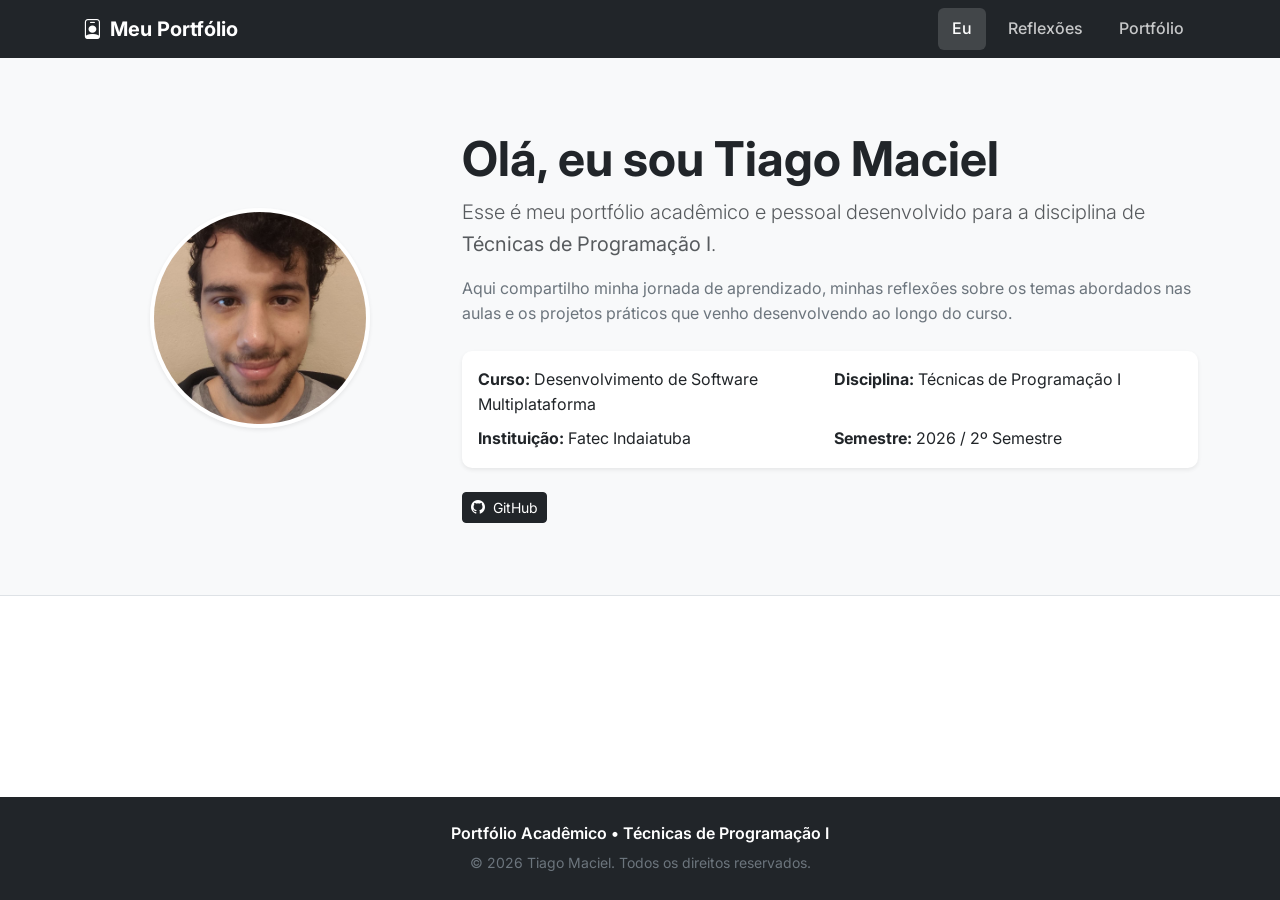
<file: index.html>
<!DOCTYPE html>
<html lang="pt-BR">
<head>
  <meta charset="UTF-8">
  <meta name="viewport" content="width=device-width, initial-scale=1.0">
  <meta name="description" content="Portfólio Acadêmico e Pessoal - Técnicas de Programação">
  <title>Portfólio Acadêmico</title>

  <!-- Fontes: -->
  <link rel="preconnect" href="https://fonts.googleapis.com">
  <link rel="preconnect" href="https://fonts.gstatic.com" crossorigin>
  <link href="https://fonts.googleapis.com/css2?family=Inter:wght@400;500;600;700&display=swap" rel="stylesheet">

  <!-- Bootstrap 5.3 e CSS -->
  <link href="https://cdn.jsdelivr.net/npm/bootstrap@5.3.3/dist/css/bootstrap.min.css" rel="stylesheet">
  <link rel="stylesheet" href="https://cdn.jsdelivr.net/npm/bootstrap-icons@1.11.3/font/bootstrap-icons.min.css">
  <link rel="stylesheet" href="css/style.css">
</head>
<body>
  <nav class="navbar navbar-expand-md navbar-dark bg-dark sticky-top">
    <div class="container">
      <a class="navbar-brand fw-bold" href="index.html">
        <i class="bi bi-person-badge me-2"></i>Meu Portfólio
      </a>
      
      <button class="navbar-toggler" type="button" data-bs-toggle="collapse" data-bs-target="#navMenu" aria-controls="navMenu" aria-expanded="false" aria-label="Alternar navegação">
        <span class="navbar-toggler-icon"></span>
      </button>

      <div class="collapse navbar-collapse justify-content-end" id="navMenu">
        <ul class="navbar-nav gap-2">
          <li class="nav-item">
            <a class="nav-link active" aria-current="page" href="index.html">Eu</a>
          </li>
          <li class="nav-item">
            <a class="nav-link" href="reflexoes.html">Reflexões</a>
          </li>
          <li class="nav-item">
            <a class="nav-link" href="portfolio.html">Portfólio</a>
          </li>
        </ul>
      </div>
    </div>
  </nav>

  <section id="eu" class="py-5 bg-light border-bottom">
    <div class="container py-4">
      <div class="row align-items-center g-4">
        <div class="col-md-4 text-center">
          <img src="img/foto.jpg" alt="Foto de Perfil" class="img-fluid rounded-circle shadow-sm profile-img mb-3">
        </div>

        <div class="col-md-8">
          <h1 class="display-5 fw-bold text-dark mb-2">Olá, eu sou Tiago Maciel</h1>
          <p class="lead text-muted mb-3">
            Esse é meu portfólio acadêmico e pessoal desenvolvido para a disciplina de <strong>Técnicas de Programação I</strong>.
          </p>
          
          <p class="text-secondary mb-4">
            Aqui compartilho minha jornada de aprendizado, minhas reflexões sobre os temas abordados nas aulas e os projetos práticos que venho desenvolvendo ao longo do curso.
          </p>

          <div class="card bg-white border-0 shadow-sm p-3 mb-4">
            <div class="row g-2">
              <div class="col-sm-6">
                <strong>Curso:</strong> Desenvolvimento de Software Multiplataforma
              </div>
              <div class="col-sm-6">
                <strong>Disciplina:</strong> Técnicas de Programação I
              </div>
              <div class="col-sm-6">
                <strong>Instituição:</strong> Fatec Indaiatuba
              </div>
              <div class="col-sm-6">
                <strong>Semestre:</strong> 2026 / 2º Semestre
              </div>
            </div>
          </div>

          <div class="d-flex flex-wrap gap-2">
            <a href="https://github.com/TiagoMacielGithub" target="_blank" rel="noopener noreferrer" class="btn btn-dark btn-sm">
              <i class="bi bi-github me-1"></i> GitHub
            </a>
          </div>
        </div>
      </div>
    </div>
  </section>

  <footer class="bg-dark text-white py-4 text-center">
    <div class="container">
      <p class="mb-1 fw-semibold">Portfólio Acadêmico &bull; Técnicas de Programação I</p>
      <small class="text-secondary">&copy; 2026 Tiago Maciel. Todos os direitos reservados.</small>
    </div>
  </footer>

  <!-- Bootstrap 5.3 JS Bundle -->
  <script src="https://cdn.jsdelivr.net/npm/bootstrap@5.3.3/dist/js/bootstrap.bundle.min.js"></script>
  <!-- Script simples -->
  <script src="js/main.js"></script>
</body>
</html>
</file>
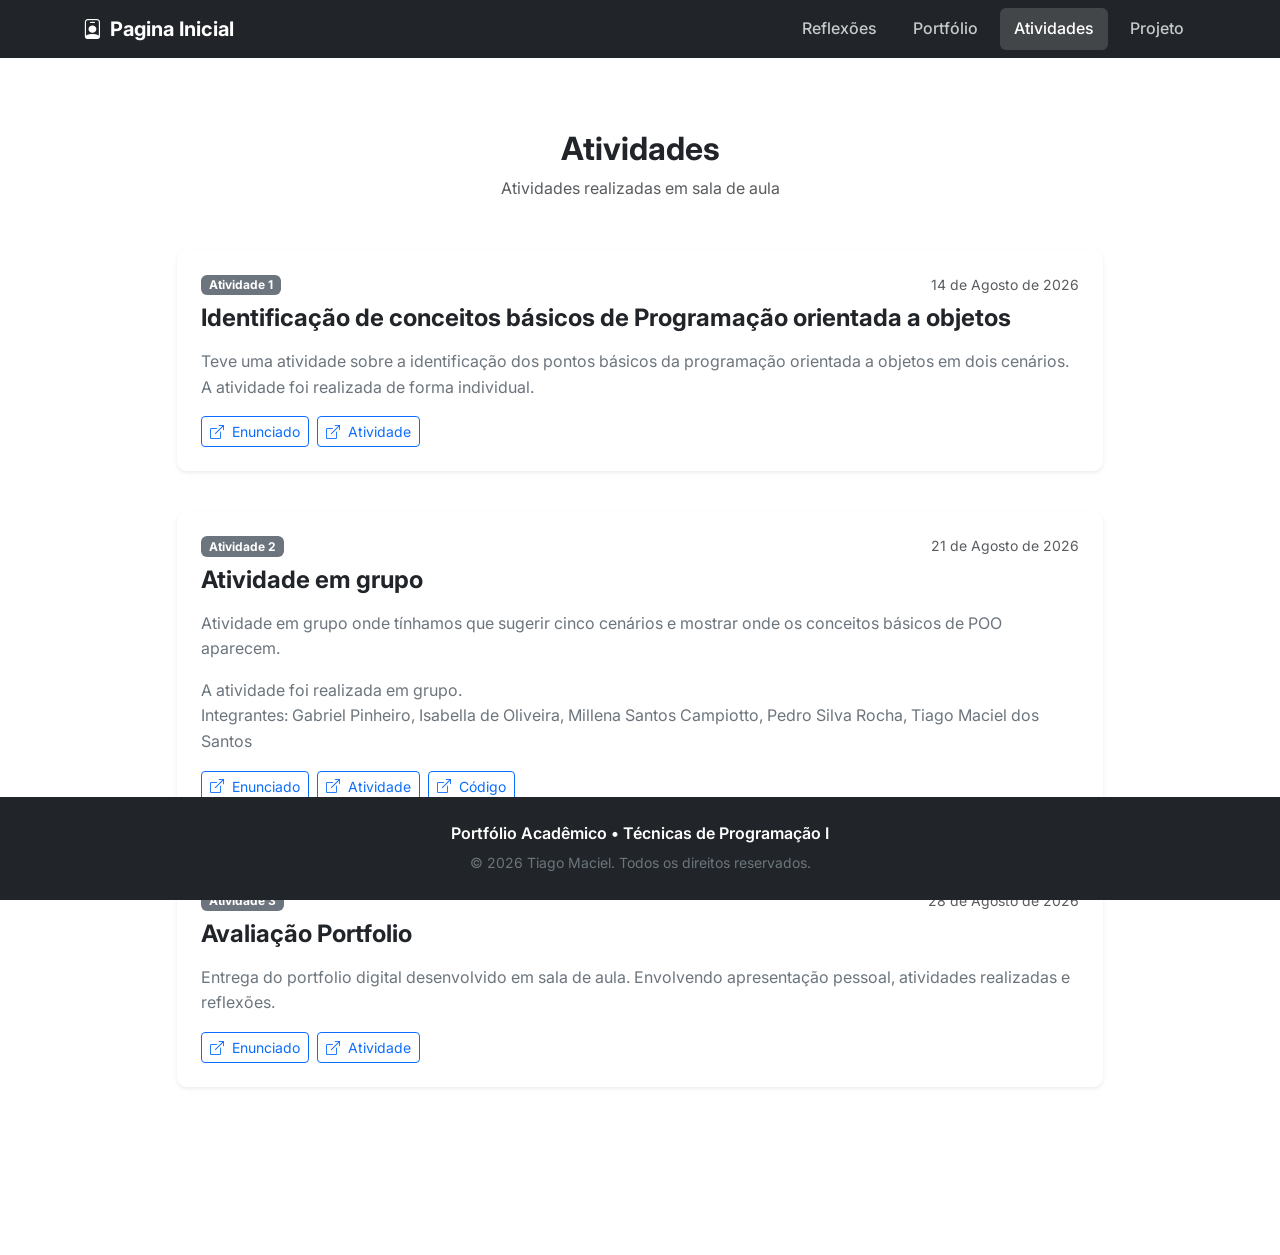
<file: atividades.html>
<!DOCTYPE html>
<html lang="pt-BR">
<head>
  <meta charset="UTF-8">
  <meta name="viewport" content="width=device-width, initial-scale=1.0">
  <meta name="description" content="Reflexões Acadêmicas - Técnicas de Programação">
  <title>Portfólio Acadêmico</title>

  <!-- Google Fonts: Inter -->
  <link rel="preconnect" href="https://fonts.googleapis.com">
  <link rel="preconnect" href="https://fonts.gstatic.com" crossorigin>
  <link href="https://fonts.googleapis.com/css2?family=Inter:wght@400;500;600;700&display=swap" rel="stylesheet">

  <!-- Bootstrap 5.3 e CSS -->
  <link href="https://cdn.jsdelivr.net/npm/bootstrap@5.3.3/dist/css/bootstrap.min.css" rel="stylesheet">
  <link rel="stylesheet" href="https://cdn.jsdelivr.net/npm/bootstrap-icons@1.11.3/font/bootstrap-icons.min.css">
  <link rel="stylesheet" href="css/style.css">
</head>
<body>

  <nav class="navbar navbar-expand-md navbar-dark bg-dark sticky-top">
    <div class="container">
      <a class="navbar-brand fw-bold" href="index.html">
        <i class="bi bi-person-badge me-2"></i>Pagina Inicial
      </a>
      <button class="navbar-toggler" type="button" data-bs-toggle="collapse" data-bs-target="#navMenu" aria-controls="navMenu" aria-expanded="false" aria-label="Alternar navegação">
        <span class="navbar-toggler-icon"></span>
      </button>

      
      <div class="collapse navbar-collapse justify-content-end" id="navMenu">
        <ul class="navbar-nav gap-2">
          <li class="nav-item">
            <a class="nav-link" href="reflexoes.html">Reflexões</a>
          </li>
          <li class="nav-item">
            <a class="nav-link" href="portfolio.html">Portfólio</a>
          </li>
          <li class="nav-item">
            <a class="nav-link active" aria-current="page" href="atividades.html">Atividades</a>
          </li>
          <li class="nav-item">
            <a class="nav-link" href="projeto.html">Projeto</a>
          </li>
        </ul>
      </div>
    </div>
  </nav>

  <section id="atividades" class="py-5">
    <div class="container py-4">
      <div class="mb-5 text-center">
        <h1 class="h2 fw-bold text-dark">Atividades</h1>
        <p class="text-muted">Atividades realizadas em sala de aula</p>
      </div>

      <div class="row g-4 justify-content-center">
        
        <!-- Atividade 1 -->
        <div class="col-lg-10">
          <div class="card shadow-sm border-0 mb-3">
            <div class="card-body p-4">
              <div class="d-flex justify-content-between align-items-center mb-2">
                <span class="badge bg-secondary">Atividade 1</span>
                <small class="text-muted">14 de Agosto de 2026</small>
              </div>
              <h2 class="h4 card-title text-dark fw-bold">Identificação de conceitos básicos de Programação orientada a objetos</h2>
              <p class="card-text text-secondary mt-3">
                Teve uma atividade sobre a identificação dos pontos básicos da programação orientada a objetos em dois cenários. <br />
                A atividade foi realizada de forma individual.
              </p>
              <div class="d-flex gap-2 mt-auto">
                <a href="atv/enunciado/14_08 Atividades_  POO.pdf" class="btn btn-outline-primary btn-sm" target="_blank">
                  <i class="bi bi-box-arrow-up-right me-1"></i> Enunciado
                </a>
                <a href="atv/Atividade POO - 14-08.pdf" class="btn btn-outline-primary btn-sm"
                  target="_blank">
                  <i class="bi bi-box-arrow-up-right me-1"></i> Atividade
                </a>
              </div>
            </div>
          </div>
        </div>

        <!-- Atividade 2 -->
        <div class="col-lg-10">
          <div class="card shadow-sm border-0 mb-3">
            <div class="card-body p-4">
              <div class="d-flex justify-content-between align-items-center mb-2">
                <span class="badge bg-secondary">Atividade 2</span>
                <small class="text-muted">21 de Agosto de 2026</small>
              </div>
              <h2 class="h4 card-title text-dark fw-bold">Atividade em grupo</h2>
              <p class="card-text text-secondary mt-3">
                Atividade em grupo onde tínhamos que sugerir cinco cenários e mostrar onde os conceitos básicos de POO aparecem.
              </p>
              <p class="card-text text-secondary mt-3">
                A atividade foi realizada em grupo. <br />
                Integrantes: Gabriel Pinheiro, Isabella de Oliveira, Millena Santos Campiotto, Pedro Silva Rocha, Tiago Maciel dos Santos
              </p>
              <div class="d-flex gap-2 mt-auto">
                <a href="atv/enunciado/21_08 Atividade_Pratica_POO.pdf" class="btn btn-outline-primary btn-sm" target="_blank">
                  <i class="bi bi-box-arrow-up-right me-1"></i> Enunciado
                </a>
                <a href="atv/Atividade POO - 21-08.pdf" class="btn btn-outline-primary btn-sm"
                  target="_blank">
                  <i class="bi bi-box-arrow-up-right me-1"></i> Atividade
                </a>
                <a href="https://colab.research.google.com/drive/1JHWq1lHkAFvqJfZHPOOi5UfWGbotJJcY?usp=sharing" class="btn btn-outline-primary btn-sm"
                  target="_blank">
                  <i class="bi bi-box-arrow-up-right me-1"></i> Código
                </a>
              </div>
            </div>
          </div>
        </div>

        <!-- Atividade 3 -->
        <div class="col-lg-10">
          <div class="card shadow-sm border-0 mb-3">
            <div class="card-body p-4">
              <div class="d-flex justify-content-between align-items-center mb-2">
                <span class="badge bg-secondary">Atividade 3</span>
                <small class="text-muted">28 de Agosto de 2026</small>
              </div>
              <h2 class="h4 card-title text-dark fw-bold">Avaliação Portfolio</h2>
              <p class="card-text text-secondary mt-3">
                Entrega do portfolio digital desenvolvido em sala de aula. Envolvendo apresentação pessoal, atividades realizadas e reflexões.  
              </p>
              <div class="d-flex gap-2 mt-auto">
                <a href="atv/enunciado/Orientacao_Avaliacao_I_TP_I_DSM.pdf" class="btn btn-outline-primary btn-sm" target="_blank">
                  <i class="bi bi-box-arrow-up-right me-1"></i> Enunciado
                </a>
                <a href="index.html" class="btn btn-outline-primary btn-sm"
                  target="_blank">
                  <i class="bi bi-box-arrow-up-right me-1"></i> Atividade
                </a>
              </div>
            </div>
          </div>
        </div>
      </div>
    </div>
  </section>

  <footer class="bg-dark text-white py-4 text-center">
    <div class="container">
      <p class="mb-1 fw-semibold">Portfólio Acadêmico &bull; Técnicas de Programação I</p>
      <small class="text-secondary">&copy; 2026 Tiago Maciel. Todos os direitos reservados.</small>
    </div>
  </footer>
  <script src="https://cdn.jsdelivr.net/npm/bootstrap@5.3.3/dist/js/bootstrap.bundle.min.js"></script>
  <script src="js/main.js"></script>
</body>
</html>
</file>
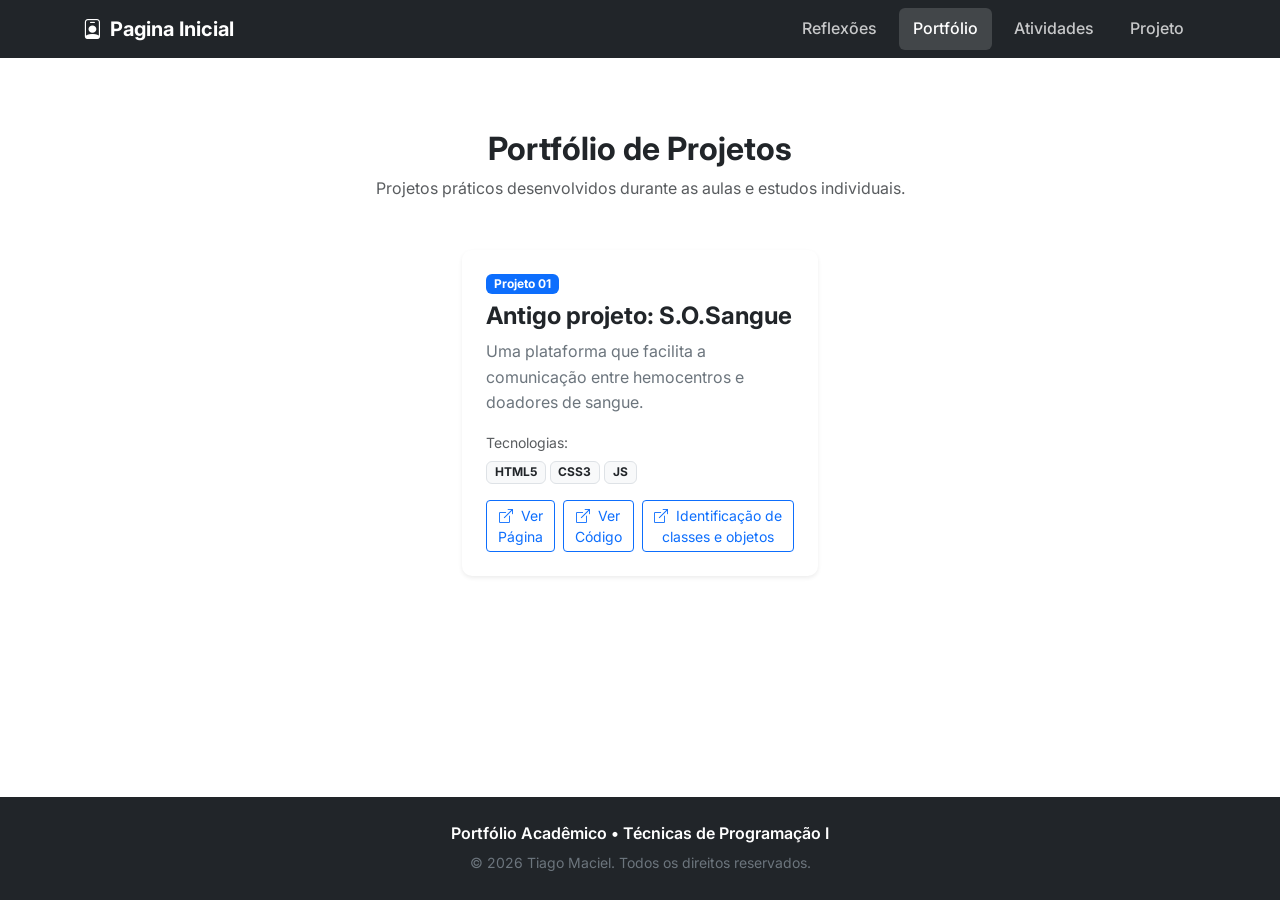
<file: portfolio.html>
<!DOCTYPE html>
<html lang="pt-BR">

<head>
  <meta charset="UTF-8">
  <meta name="viewport" content="width=device-width, initial-scale=1.0">
  <meta name="description" content="Portfólio de Projetos - Técnicas de Programação">
  <title>Portfólio Acadêmico</title>

  <!-- Google Fonts: Inter -->
  <link rel="preconnect" href="https://fonts.googleapis.com">
  <link rel="preconnect" href="https://fonts.gstatic.com" crossorigin>
  <link href="https://fonts.googleapis.com/css2?family=Inter:wght@400;500;600;700&display=swap" rel="stylesheet">

  <!-- Bootstrap 5.3 CSS -->
  <link href="https://cdn.jsdelivr.net/npm/bootstrap@5.3.3/dist/css/bootstrap.min.css" rel="stylesheet">
  <link rel="stylesheet" href="https://cdn.jsdelivr.net/npm/bootstrap-icons@1.11.3/font/bootstrap-icons.min.css">
  <link rel="stylesheet" href="css/style.css">
</head>

<body>

  <nav class="navbar navbar-expand-md navbar-dark bg-dark sticky-top">
    <div class="container">
      <a class="navbar-brand fw-bold" href="index.html">
        <i class="bi bi-person-badge me-2"></i>Pagina Inicial
      </a>

      <button class="navbar-toggler" type="button" data-bs-toggle="collapse" data-bs-target="#navMenu"
        aria-controls="navMenu" aria-expanded="false" aria-label="Alternar navegação">
        <span class="navbar-toggler-icon"></span>
      </button>
      <div class="collapse navbar-collapse justify-content-end" id="navMenu">
        <ul class="navbar-nav gap-2">
          <li class="nav-item">
            <a class="nav-link" href="reflexoes.html">Reflexões</a>
          </li>
          <li class="nav-item">
            <a class="nav-link active" aria-current="page" href="portfolio.html">Portfólio</a>
          </li>
          <li class="nav-item">
            <a class="nav-link" href="atividades.html">Atividades</a>
          </li>
          <li class="nav-item">
            <a class="nav-link" href="projeto.html">Projeto</a>
          </li>
        </ul>
      </div>
    </div>
  </nav>

  <section id="portfolio" class="py-5">
    <div class="container py-4">
      <div class="mb-5 text-center">
        <h1 class="h2 fw-bold text-dark">Portfólio de Projetos</h1>
        <p class="text-muted">Projetos práticos desenvolvidos durante as aulas e estudos individuais.</p>
      </div>

      <div class="row justify-content-center">

        <!-- Molde de projeto -->
        <div class="col-md-6 col-lg-4">
          <div class="card h-100 shadow-sm border-0">
            <div class="card-body d-flex flex-column p-4">
              <span class="badge bg-primary mb-2 align-self-start">Projeto 01</span>
              <h2 class="h4 card-title fw-bold text-dark">Antigo projeto: S.O.Sangue</h2>
              <p class="card-text text-secondary flex-grow-1">
                Uma plataforma que facilita a comunicação entre hemocentros e doadores de sangue.
              </p>
              <div class="mb-3">
                <small class="text-muted d-block mb-1">Tecnologias:</small>
                <span class="badge bg-light text-dark border">HTML5</span>
                <span class="badge bg-light text-dark border">CSS3</span>
                <span class="badge bg-light text-dark border">JS</span>
              </div>
              <div class="d-flex gap-2 mt-auto">
                <a href="https://pi-s-o-sangue.vercel.app" class="btn btn-outline-primary btn-sm" target="_blank">
                  <i class="bi bi-box-arrow-up-right me-1"></i> Ver Página
                </a>
                <a href="https://github.com/InDyeIn/PI---S.o.Sangue" class="btn btn-outline-primary btn-sm"
                  target="_blank">
                  <i class="bi bi-box-arrow-up-right me-1"></i> Ver Código
                </a>
                <a href="atv/14-08-Identificacao de classes e objetos.txt" class="btn btn-outline-primary btn-sm"
                  target="_blank">
                  <i class="bi bi-box-arrow-up-right me-1"></i> Identificação de classes e objetos
                </a>
              </div>
            </div>
          </div>
        </div>

        <!-- Molde de projeto 
        <div class="col-md-6 col-lg-4">
          <div class="card h-100 shadow-sm border-0">
            <div class="card-body d-flex flex-column p-4">
              <span class="badge bg-primary mb-2 align-self-start">Projeto 03</span>
              <h2 class="h4 card-title fw-bold text-dark">Gerenciador de Tarefas</h2>
              <p class="card-text text-secondary flex-grow-1">
                Lista de afazeres (To-Do List) com opção de marcar itens como concluídos e armazenamento local no navegador.
              </p>
              <div class="mb-3">
                <small class="text-muted d-block mb-1">Tecnologias:</small>
                <span class="badge bg-light text-dark border">HTML5</span>
                <span class="badge bg-light text-dark border">CSS3</span>
                <span class="badge bg-light text-dark border">JS</span>
              </div>
              <a href="#" class="btn btn-outline-primary btn-sm mt-auto" target="_blank">
                <i class="bi bi-box-arrow-up-right me-1"></i> Ver Repositório / Código
              </a>
            </div>
          </div>
        </div>
        -->

      </div>
    </div>
  </section>

  <footer class="bg-dark text-white py-4 text-center">
    <div class="container">
      <p class="mb-1 fw-semibold">Portfólio Acadêmico &bull; Técnicas de Programação I</p>
      <small class="text-secondary">&copy; 2026 Tiago Maciel. Todos os direitos reservados.</small>
    </div>
  </footer>

  <!-- Bootstrap 5.3 JS Bundle -->
  <script src="https://cdn.jsdelivr.net/npm/bootstrap@5.3.3/dist/js/bootstrap.bundle.min.js"></script>
  <!-- Script simples -->
  <script src="js/main.js"></script>
</body>

</html>
</file>
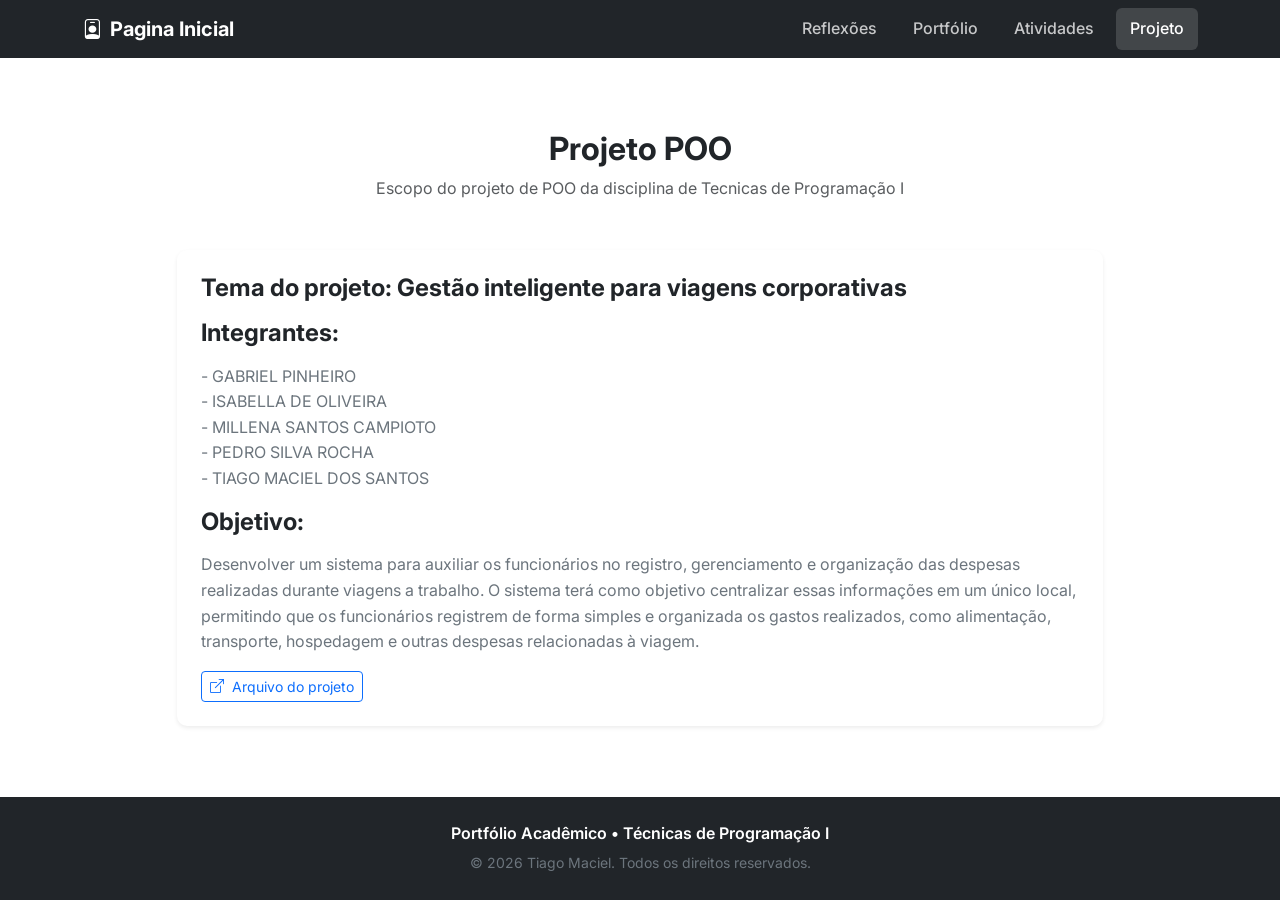
<file: projeto.html>
<!DOCTYPE html>
<html lang="pt-BR">
<head>
  <meta charset="UTF-8">
  <meta name="viewport" content="width=device-width, initial-scale=1.0">
  <meta name="description" content="Reflexões Acadêmicas - Técnicas de Programação">
  <title>Portfólio Acadêmico</title>

  <!-- Google Fonts: Inter -->
  <link rel="preconnect" href="https://fonts.googleapis.com">
  <link rel="preconnect" href="https://fonts.gstatic.com" crossorigin>
  <link href="https://fonts.googleapis.com/css2?family=Inter:wght@400;500;600;700&display=swap" rel="stylesheet">

  <!-- Bootstrap 5.3 e CSS -->
  <link href="https://cdn.jsdelivr.net/npm/bootstrap@5.3.3/dist/css/bootstrap.min.css" rel="stylesheet">
  <link rel="stylesheet" href="https://cdn.jsdelivr.net/npm/bootstrap-icons@1.11.3/font/bootstrap-icons.min.css">
  <link rel="stylesheet" href="css/style.css">
</head>
<body>

  <nav class="navbar navbar-expand-md navbar-dark bg-dark sticky-top">
    <div class="container">
      <a class="navbar-brand fw-bold" href="index.html">
        <i class="bi bi-person-badge me-2"></i>Pagina Inicial
      </a>
      <button class="navbar-toggler" type="button" data-bs-toggle="collapse" data-bs-target="#navMenu" aria-controls="navMenu" aria-expanded="false" aria-label="Alternar navegação">
        <span class="navbar-toggler-icon"></span>
      </button>

      
      <div class="collapse navbar-collapse justify-content-end" id="navMenu">
        <ul class="navbar-nav gap-2">
          <li class="nav-item">
            <a class="nav-link" href="reflexoes.html">Reflexões</a>
          </li>
          <li class="nav-item">
            <a class="nav-link" href="portfolio.html">Portfólio</a>
          </li>
          <li class="nav-item">
            <a class="nav-link" href="atividades.html">Atividades</a>
          </li>
          <li class="nav-item">
            <a class="nav-link active" aria-current="page" href="projeto.html">Projeto</a>
          </li>
        </ul>
      </div>
    </div>
  </nav>

  <section id="atividades" class="py-5">
    <div class="container py-4">
      <div class="mb-5 text-center">
        <h1 class="h2 fw-bold text-dark">Projeto POO</h1>
        <p class="text-muted">Escopo do projeto de POO da disciplina de Tecnicas de Programação I</p>
      </div>

      <div class="row g-4 justify-content-center">
        
        <!-- Projeto -->
        <div class="col-lg-10">
          <div class="card shadow-sm border-0 mb-3">
            <div class="card-body p-4">
              <h2 class="h4 card-title text-dark fw-bold">Tema do projeto: Gestão inteligente para viagens corporativas</h2>
              <p class="card-text text-secondary mt-3">
              </p>
              <h2 class="h4 card-title text-dark fw-bold">Integrantes:</h2>
              <p class="card-text text-secondary mt-3">
                - GABRIEL PINHEIRO <br/>
                - ISABELLA DE OLIVEIRA <br/>
                - MILLENA SANTOS CAMPIOTO <br/>
                - PEDRO SILVA ROCHA <br/>
                - TIAGO MACIEL DOS SANTOS <br/>
              </p>
              <h2 class="h4 card-title text-dark fw-bold">Objetivo:</h2>
              <p class="card-text text-secondary mt-3">
                Desenvolver um sistema para auxiliar os funcionários no registro, gerenciamento e organização das despesas realizadas durante viagens a trabalho. O sistema terá como objetivo centralizar essas informações em um único local, permitindo que os funcionários registrem de forma simples e organizada os gastos realizados, como alimentação, transporte, hospedagem e outras despesas relacionadas à viagem.
              </p>
              <div class="d-flex gap-2 mt-auto">
                <a href="atv/ProjetoPOO.pdf" class="btn btn-outline-primary btn-sm" target="_blank">
                  <i class="bi bi-box-arrow-up-right me-1"></i> Arquivo do projeto
                </a>
              </div>
            </div>
          </div>
        </div>
      </div>
    </div>
  </section>

  <footer class="bg-dark text-white py-4 text-center">
    <div class="container">
      <p class="mb-1 fw-semibold">Portfólio Acadêmico &bull; Técnicas de Programação I</p>
      <small class="text-secondary">&copy; 2026 Tiago Maciel. Todos os direitos reservados.</small>
    </div>
  </footer>
  <script src="https://cdn.jsdelivr.net/npm/bootstrap@5.3.3/dist/js/bootstrap.bundle.min.js"></script>
  <script src="js/main.js"></script>
</body>
</html>
</file>
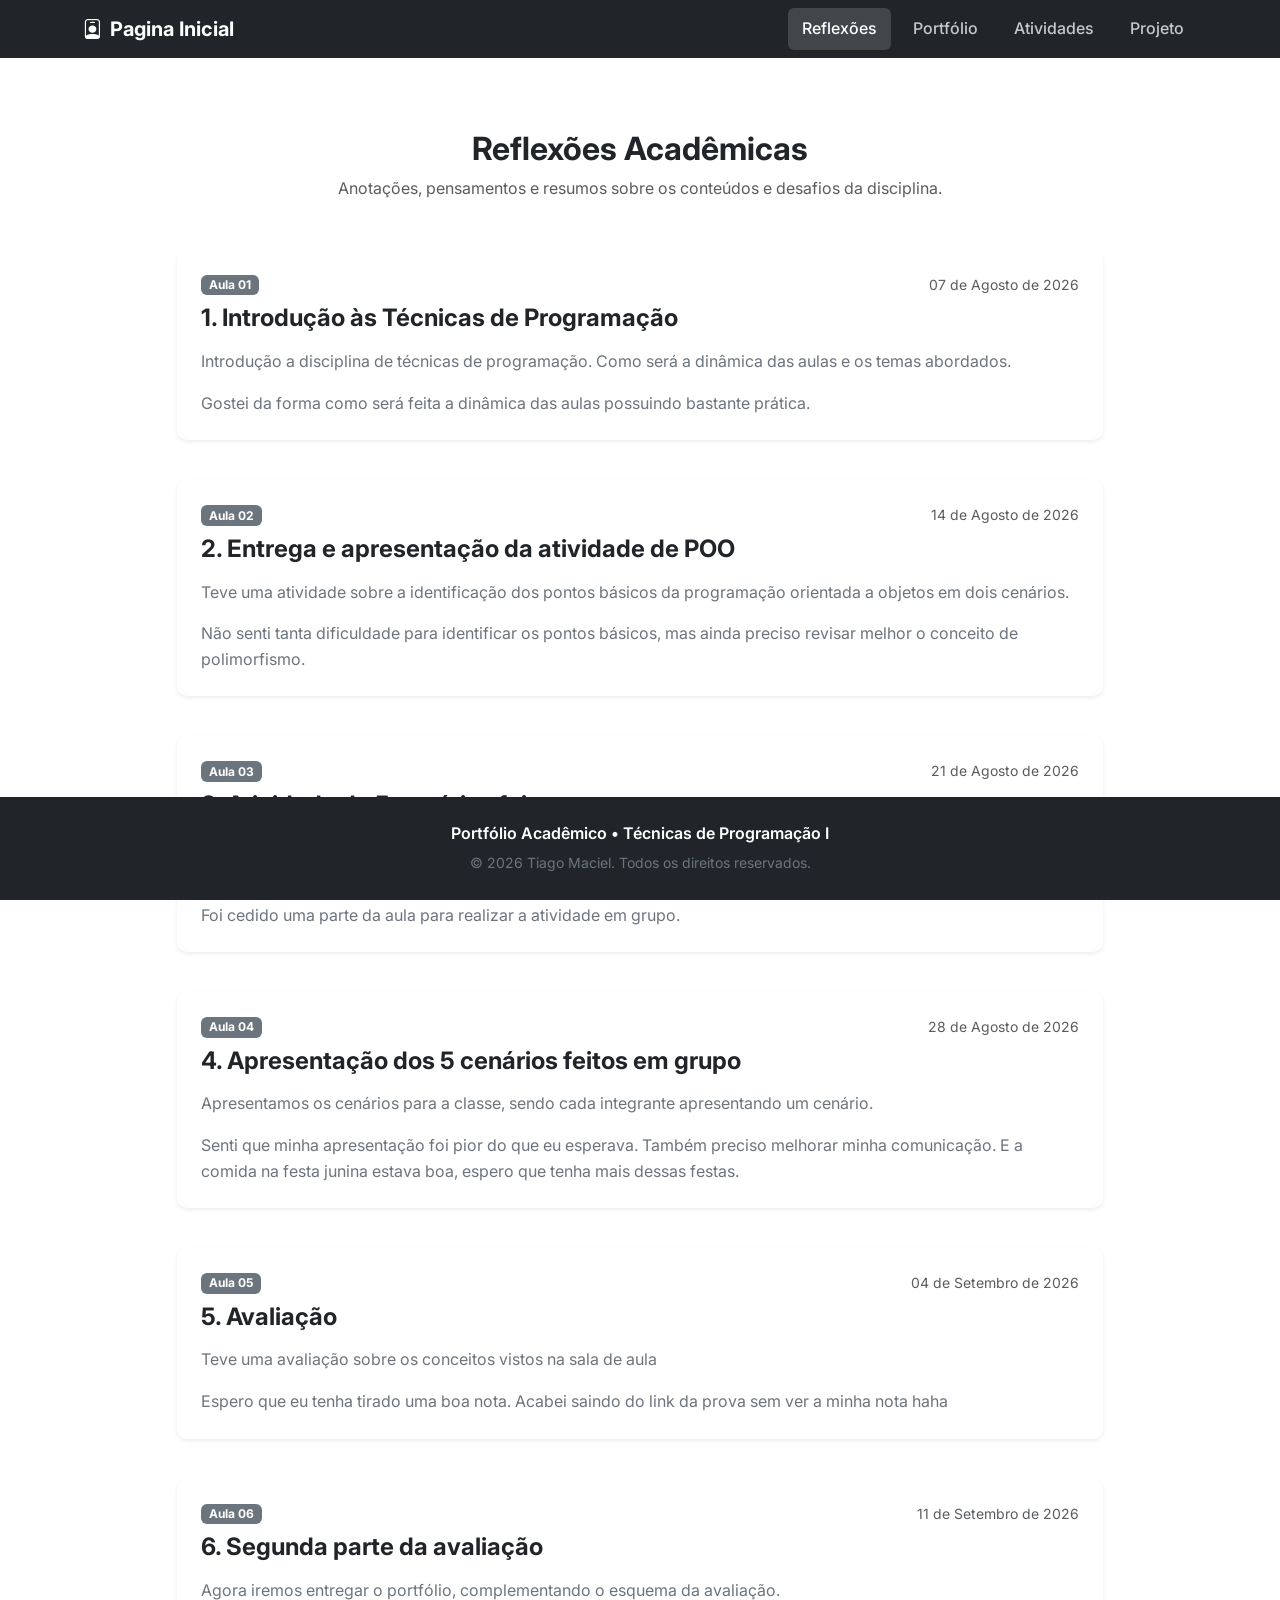
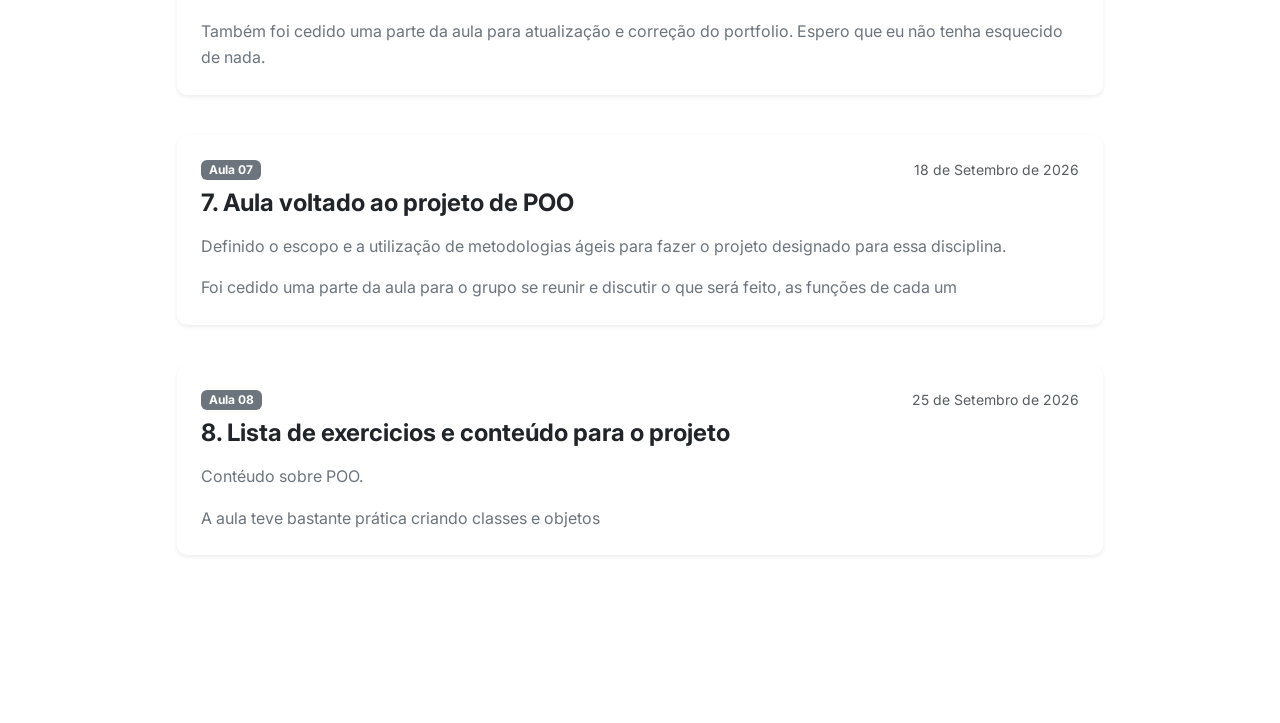
<file: reflexoes.html>
<!DOCTYPE html>
<html lang="pt-BR">
<head>
  <meta charset="UTF-8">
  <meta name="viewport" content="width=device-width, initial-scale=1.0">
  <meta name="description" content="Reflexões Acadêmicas - Técnicas de Programação">
  <title>Portfólio Acadêmico</title>

  <!-- Google Fonts: Inter -->
  <link rel="preconnect" href="https://fonts.googleapis.com">
  <link rel="preconnect" href="https://fonts.gstatic.com" crossorigin>
  <link href="https://fonts.googleapis.com/css2?family=Inter:wght@400;500;600;700&display=swap" rel="stylesheet">

  <!-- Bootstrap 5.3 e CSS -->
  <link href="https://cdn.jsdelivr.net/npm/bootstrap@5.3.3/dist/css/bootstrap.min.css" rel="stylesheet">
  <link rel="stylesheet" href="https://cdn.jsdelivr.net/npm/bootstrap-icons@1.11.3/font/bootstrap-icons.min.css">
  <link rel="stylesheet" href="css/style.css">
</head>
<body>

  <nav class="navbar navbar-expand-md navbar-dark bg-dark sticky-top">
    <div class="container">
      <a class="navbar-brand fw-bold" href="index.html">
        <i class="bi bi-person-badge me-2"></i>Pagina Inicial
      </a>
      <button class="navbar-toggler" type="button" data-bs-toggle="collapse" data-bs-target="#navMenu" aria-controls="navMenu" aria-expanded="false" aria-label="Alternar navegação">
        <span class="navbar-toggler-icon"></span>
      </button>

      
      <div class="collapse navbar-collapse justify-content-end" id="navMenu">
        <ul class="navbar-nav gap-2">
          <li class="nav-item">
            <a class="nav-link active" aria-current="page" href="reflexoes.html">Reflexões</a>
          </li>
          <li class="nav-item">
            <a class="nav-link" href="portfolio.html">Portfólio</a>
          </li>
          <li class="nav-item">
            <a class="nav-link" href="atividades.html">Atividades</a>
          </li>
          <li class="nav-item">
            <a class="nav-link" href="projeto.html">Projeto</a>
          </li>
        </ul>
      </div>
    </div>
  </nav>

  <section id="reflexoes" class="py-5">
    <div class="container py-4">
      <div class="mb-5 text-center">
        <h1 class="h2 fw-bold text-dark">Reflexões Acadêmicas</h1>
        <p class="text-muted">Anotações, pensamentos e resumos sobre os conteúdos e desafios da disciplina.</p>
      </div>

      <div class="row g-4 justify-content-center">
        <!-- Reflexão 1 -->
        <div class="col-lg-10">
          <div class="card shadow-sm border-0 mb-3">
            <div class="card-body p-4">
              <div class="d-flex justify-content-between align-items-center mb-2">
                <span class="badge bg-secondary">Aula 01</span>
                <small class="text-muted">07 de Agosto de 2026</small>
              </div>
              <h2 class="h4 card-title text-dark fw-bold">1. Introdução às Técnicas de Programação</h2>
              <p class="card-text text-secondary mt-3">
                Introdução a disciplina de técnicas de programação. Como será a dinâmica das aulas e os temas abordados.
              </p>
              <p class="card-text text-secondary">
                Gostei da forma como será feita a dinâmica das aulas possuindo bastante prática.
              </p>
            </div>
          </div>
        </div>

        <!-- Reflexão 2 -->
        <div class="col-lg-10">
          <div class="card shadow-sm border-0 mb-3">
            <div class="card-body p-4">
              <div class="d-flex justify-content-between align-items-center mb-2">
                <span class="badge bg-secondary">Aula 02</span>
                <small class="text-muted">14 de Agosto de 2026</small>
              </div>
              <h2 class="h4 card-title text-dark fw-bold">2. Entrega e apresentação da atividade de POO</h2>
              <p class="card-text text-secondary mt-3">
                Teve uma atividade sobre a identificação dos pontos básicos da programação orientada a objetos em dois cenários.
              </p>
              <p class="card-text text-secondary">
                Não senti tanta dificuldade para identificar os pontos básicos, mas ainda preciso revisar melhor o conceito de polimorfismo.
              </p>
            </div>
          </div>
        </div>

        <!-- Reflexão 3 -->
        <div class="col-lg-10">
          <div class="card shadow-sm border-0 mb-3">
            <div class="card-body p-4">
              <div class="d-flex justify-content-between align-items-center mb-2">
                <span class="badge bg-secondary">Aula 03</span>
                <small class="text-muted">21 de Agosto de 2026</small>
              </div>
              <h2 class="h4 card-title text-dark fw-bold">3. Atividade de 5 cenários feitos em grupo</h2>
              <p class="card-text text-secondary mt-3">
                Retomamos os conceitos básicos mas dessa vez somos nós que iriamos sugerir os cenários e mostrar onde os conceitos básicos aparecem.
              </p>
              <p class="card-text text-secondary">
                Foi cedido uma parte da aula para realizar a atividade em grupo.
              </p>
            </div>
          </div>
        </div>

        <!-- Reflexão 4 -->
        <div class="col-lg-10">
          <div class="card shadow-sm border-0 mb-3">
            <div class="card-body p-4">
              <div class="d-flex justify-content-between align-items-center mb-2">
                <span class="badge bg-secondary">Aula 04</span>
                <small class="text-muted">28 de Agosto de 2026</small>
              </div>
              <h2 class="h4 card-title text-dark fw-bold">4. Apresentação dos 5 cenários feitos em grupo</h2>
              <p class="card-text text-secondary mt-3">
                Apresentamos os cenários para a classe, sendo cada integrante apresentando um cenário.
              </p>
              <p class="card-text text-secondary">
                Senti que minha apresentação foi pior do que eu esperava. Também preciso melhorar minha comunicação. E a comida na festa junina estava boa, espero que tenha mais dessas festas.
              </p>
            </div>
          </div>
        </div>

        <!-- Reflexão 5 -->
        <div class="col-lg-10">
          <div class="card shadow-sm border-0 mb-3">
            <div class="card-body p-4">
              <div class="d-flex justify-content-between align-items-center mb-2">
                <span class="badge bg-secondary">Aula 05</span>
                <small class="text-muted">04 de Setembro de 2026</small>
              </div>
              <h2 class="h4 card-title text-dark fw-bold">5. Avaliação</h2>
              <p class="card-text text-secondary mt-3">
                Teve uma avaliação sobre os conceitos vistos na sala de aula
              </p>
              <p class="card-text text-secondary">
                Espero que eu tenha tirado uma boa nota. Acabei saindo do link da prova sem ver a minha nota haha
              </p>
            </div>
          </div>
        </div>

        <!-- Reflexão 6 -->
        <div class="col-lg-10">
          <div class="card shadow-sm border-0 mb-3">
            <div class="card-body p-4">
              <div class="d-flex justify-content-between align-items-center mb-2">
                <span class="badge bg-secondary">Aula 06</span>
                <small class="text-muted">11 de Setembro de 2026</small>
              </div>
              <h2 class="h4 card-title text-dark fw-bold">6. Segunda parte da avaliação</h2>
              <p class="card-text text-secondary mt-3">
                Agora iremos entregar o portfólio, complementando o esquema da avaliação.
              </p>
              <p class="card-text text-secondary">
                Também foi cedido uma parte da aula para atualização e correção do portfolio. Espero que eu não tenha esquecido de nada.
              </p>
            </div>
          </div>
        </div>

        <!-- Reflexão 7 -->
        <div class="col-lg-10">
          <div class="card shadow-sm border-0 mb-3">
            <div class="card-body p-4">
              <div class="d-flex justify-content-between align-items-center mb-2">
                <span class="badge bg-secondary">Aula 07</span>
                <small class="text-muted">18 de Setembro de 2026</small>
              </div>
              <h2 class="h4 card-title text-dark fw-bold">7. Aula voltado ao projeto de POO</h2>
              <p class="card-text text-secondary mt-3">
                Definido o escopo e a utilização de metodologias ágeis para fazer o projeto designado para essa disciplina.
              </p>
              <p class="card-text text-secondary">
                Foi cedido uma parte da aula para o grupo se reunir e discutir o que será feito, as funções de cada um
              </p>
            </div>
          </div>
        </div>

        <!-- Reflexão 8 -->
        <div class="col-lg-10">
          <div class="card shadow-sm border-0 mb-3">
            <div class="card-body p-4">
              <div class="d-flex justify-content-between align-items-center mb-2">
                <span class="badge bg-secondary">Aula 08</span>
                <small class="text-muted">25 de Setembro de 2026</small>
              </div>
              <h2 class="h4 card-title text-dark fw-bold">8. Lista de exercicios e conteúdo para o projeto</h2>
              <p class="card-text text-secondary mt-3">
                Contéudo sobre POO.
              </p>
              <p class="card-text text-secondary">
                A aula teve bastante prática criando classes e objetos 
              </p>
            </div>
          </div>
        </div>


      </div>
    </div>
  </section>

  <footer class="bg-dark text-white py-4 text-center">
    <div class="container">
      <p class="mb-1 fw-semibold">Portfólio Acadêmico &bull; Técnicas de Programação I</p>
      <small class="text-secondary">&copy; 2026 Tiago Maciel. Todos os direitos reservados.</small>
    </div>
  </footer>
  <script src="https://cdn.jsdelivr.net/npm/bootstrap@5.3.3/dist/js/bootstrap.bundle.min.js"></script>
  <script src="js/main.js"></script>
</body>
</html>
</file>
<file: css/style.css>
body {
  font-family: 'Inter', sans-serif;
  color: #333333;
  background-color: #ffffff;
  line-height: 1.6;
  padding-bottom: 80px; /* Evita que o conteúdo fique escondido atrás do footer fixo */
}

html {
  scroll-behavior: smooth;
  scroll-padding-top: 60px;
}

.profile-img {
  width: 220px;
  height: 220px;
  object-fit: cover;
  border: 4px solid #ffffff;
}

/* Espaçamento e Leve Destaque nos Cards */
.card {
  transition: transform 0.2s ease, box-shadow 0.2s ease;
  border-radius: 10px;
}

.card:hover {
  transform: translateY(-3px);
  box-shadow: 0 8px 16px rgba(0, 0, 0, 0.08) !important;
}

/* Ajustes na Navbar */
.navbar-nav .nav-link {
  font-weight: 500;
  padding: 8px 14px !important;
  border-radius: 6px;
  color: rgba(255, 255, 255, 0.75) !important;
  transition: background-color 0.2s ease, color 0.2s ease;
}

.navbar-nav .nav-link:hover,
.navbar-nav .nav-link.active {
  background-color: rgba(255, 255, 255, 0.15) !important;
  color: #ffffff !important;
}

/* Footer Fixo no Rodapé */
footer {
  position: fixed;
  bottom: 0;
  left: 0;
  width: 100%;
  z-index: 1030;
}
</file>
